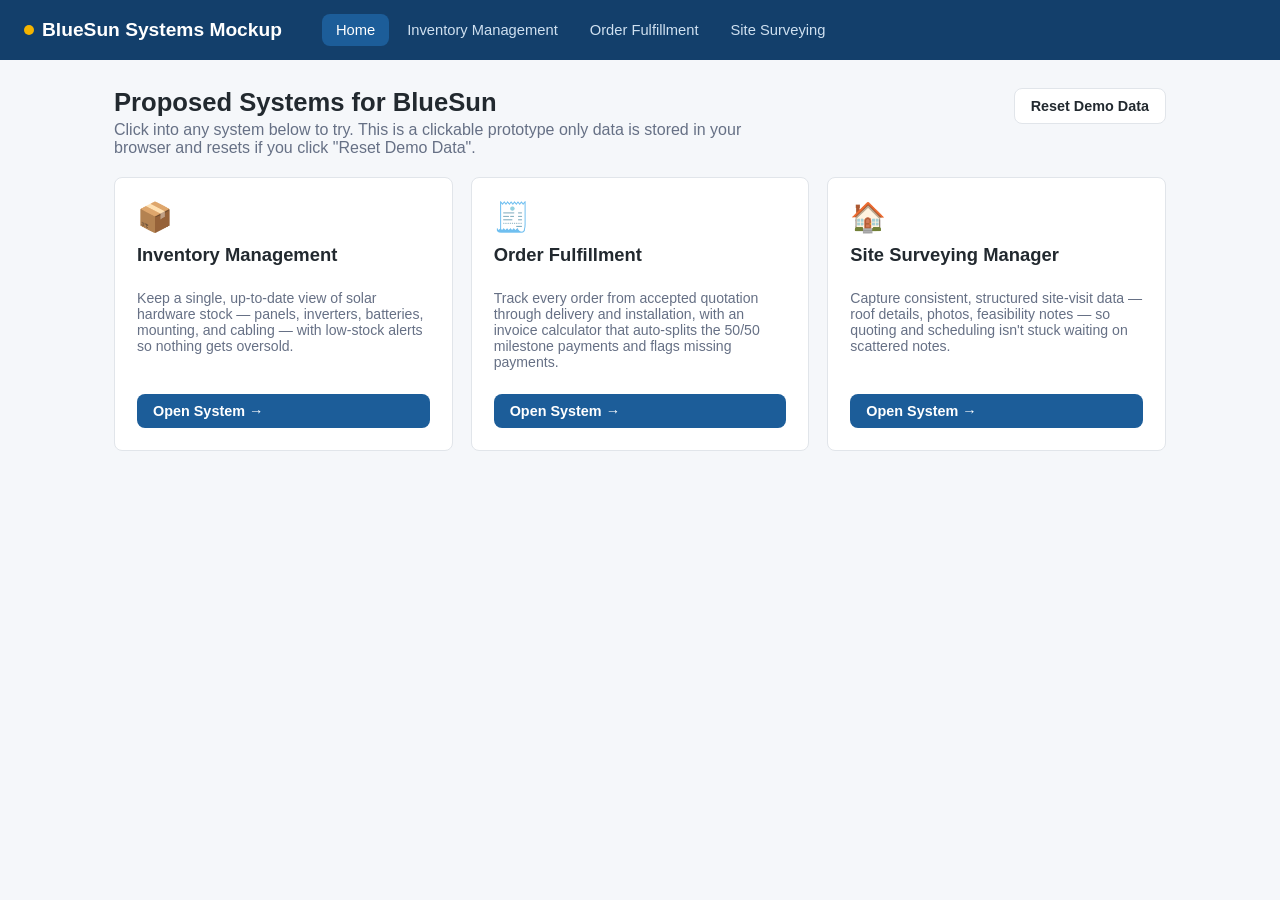
<file: index.html>
<!doctype html>
<html lang="en">
  <head>
    <meta charset="UTF-8" />
    <meta name="viewport" content="width=device-width, initial-scale=1.0" />
    <title>BlueSun Systems Mockup</title>
    <link rel="stylesheet" href="css/style.css" />
  </head>
  <body>
    <div id="topnav"></div>

    <main class="page">
      <div class="page-header">
        <div>
          <h1>Proposed Systems for BlueSun</h1>
          <p class="subtitle">
            Click into any system below to try. This is a clickable prototype
            only data is stored in your browser and resets if you click "Reset
            Demo Data".
          </p>
        </div>
        <button class="btn btn-secondary" id="resetBtn">Reset Demo Data</button>
      </div>

      <div class="system-grid">
        <a
          class="system-card"
          href="inventory.html"
          style="text-decoration: none; color: inherit"
        >
          <div class="icon">📦</div>
          <h2>Inventory Management</h2>
          <p>
            Keep a single, up-to-date view of solar hardware stock — panels,
            inverters, batteries, mounting, and cabling — with low-stock alerts
            so nothing gets oversold.
          </p>
          <span class="btn btn-primary">Open System →</span>
        </a>

        <a
          class="system-card"
          href="orders.html"
          style="text-decoration: none; color: inherit"
        >
          <div class="icon">🧾</div>
          <h2>Order Fulfillment</h2>
          <p>
            Track every order from accepted quotation through delivery and
            installation, with an invoice calculator that auto-splits the 50/50
            milestone payments and flags missing payments.
          </p>
          <span class="btn btn-primary">Open System →</span>
        </a>

        <a
          class="system-card"
          href="surveys.html"
          style="text-decoration: none; color: inherit"
        >
          <div class="icon">🏠</div>
          <h2>Site Surveying Manager</h2>
          <p>
            Capture consistent, structured site-visit data — roof details,
            photos, feasibility notes — so quoting and scheduling isn't stuck
            waiting on scattered notes.
          </p>
          <span class="btn btn-primary">Open System →</span>
        </a>
      </div>
    </main>

    <script src="js/data.js"></script>
    <script src="js/nav.js"></script>
    <script>
      renderNav("home");
      document.getElementById("resetBtn").addEventListener("click", () => {
        if (confirm("Reset all demo data back to the original sample data?")) {
          resetAllData();
          alert("Demo data reset.");
          location.reload();
        }
      });
    </script>
  </body>
</html>
</file>
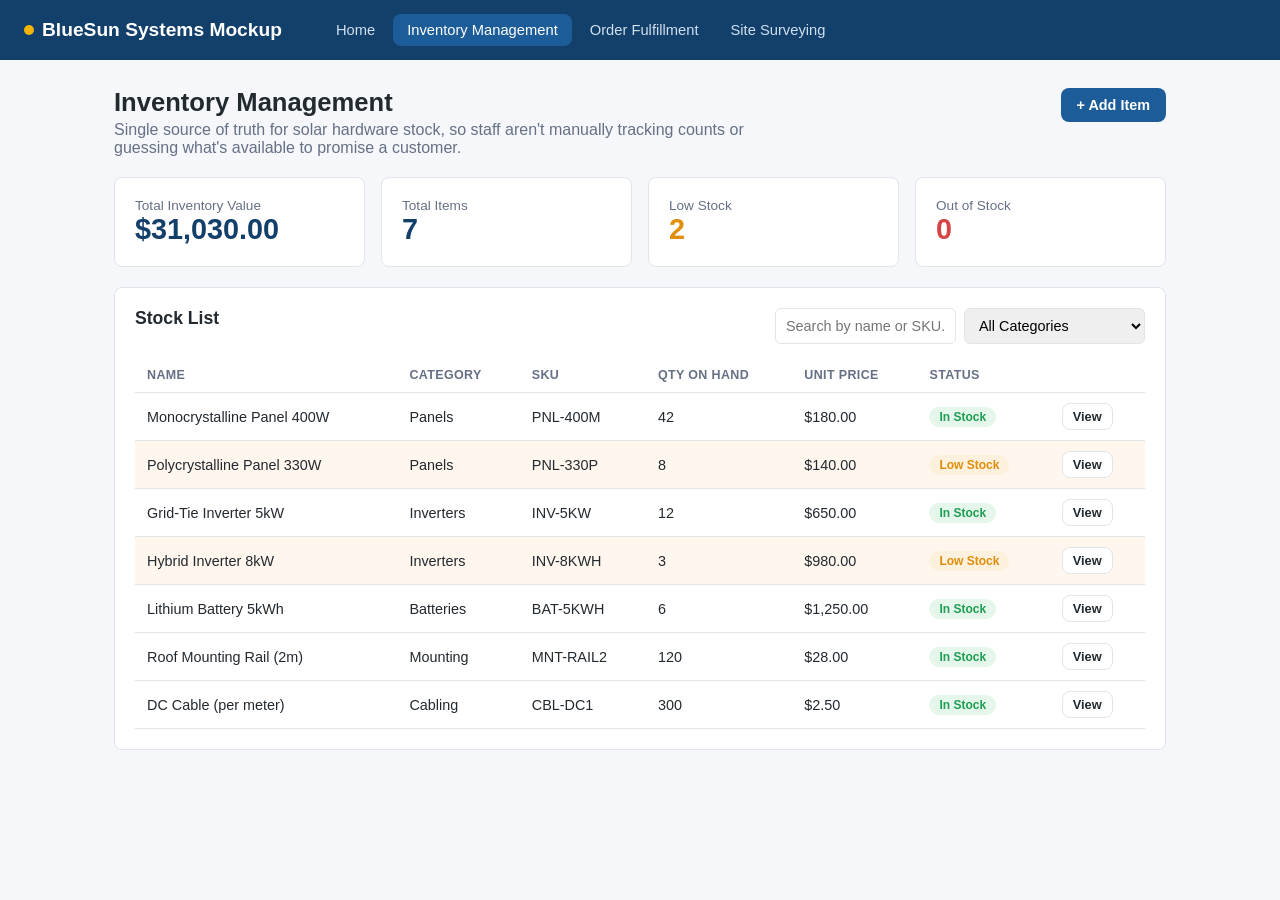
<file: inventory.html>
<!doctype html>
<html lang="en">
  <head>
    <meta charset="UTF-8" />
    <meta name="viewport" content="width=device-width, initial-scale=1.0" />
    <title>Inventory Management — BlueSun</title>
    <link rel="stylesheet" href="css/style.css" />
  </head>
  <body>
    <div id="topnav"></div>

    <main class="page">
      <div class="page-header">
        <div>
          <h1>Inventory Management</h1>
          <p class="subtitle">
            Single source of truth for solar hardware stock, so staff aren't
            manually tracking counts or guessing what's available to promise a
            customer.
          </p>
        </div>
        <button class="btn btn-primary" id="addItemBtn">+ Add Item</button>
      </div>

      <div class="card-row" id="statsRow"></div>

      <div class="card">
        <div class="page-header" style="margin-bottom: 14px">
          <h2 style="margin: 0">Stock List</h2>
          <div class="filter-bar">
            <input
              type="text"
              id="searchInput"
              placeholder="Search by name or SKU..."
            />
            <select id="categoryFilter">
              <option value="">All Categories</option>
            </select>
          </div>
        </div>
        <div class="table-scroll">
          <table class="data-table">
            <thead>
              <tr>
                <th>Name</th>
                <th>Category</th>
                <th>SKU</th>
                <th>Qty on Hand</th>
                <th>Unit Price</th>
                <th>Status</th>
                <th></th>
              </tr>
            </thead>
            <tbody id="itemsTbody"></tbody>
          </table>
        </div>
        <div class="empty-state" id="emptyState" style="display: none">
          No items match your search.
        </div>
      </div>
    </main>

    <!-- Add / Edit Item Modal -->
    <div class="modal-overlay hidden" id="itemModalOverlay">
      <div class="modal">
        <h2 id="itemModalTitle">Add Item</h2>
        <form id="itemForm">
          <input type="hidden" id="itemId" />
          <div class="form-grid">
            <div class="field span-2">
              <label for="itemName">Item Name</label>
              <input type="text" id="itemName" required />
            </div>
            <div class="field">
              <label for="itemCategory">Category</label>
              <input
                type="text"
                id="itemCategory"
                placeholder="e.g. Panels, Inverters"
                required
              />
            </div>
            <div class="field">
              <label for="itemSku">SKU</label>
              <input type="text" id="itemSku" required />
            </div>
            <div class="field">
              <label for="itemCost">Unit Cost</label>
              <input type="number" id="itemCost" min="0" step="0.01" required />
            </div>
            <div class="field">
              <label for="itemPrice">Unit Price</label>
              <input
                type="number"
                id="itemPrice"
                min="0"
                step="0.01"
                required
              />
            </div>
            <div class="field">
              <label for="itemQty">Quantity on Hand</label>
              <input type="number" id="itemQty" min="0" step="1" required />
            </div>
            <div class="field">
              <label for="itemThreshold">Reorder Threshold</label>
              <input
                type="number"
                id="itemThreshold"
                min="0"
                step="1"
                required
              />
            </div>
          </div>
          <div class="form-actions">
            <button type="submit" class="btn btn-primary">Save Item</button>
            <button type="button" class="btn btn-secondary" id="cancelItemBtn">
              Cancel
            </button>
          </div>
        </form>
      </div>
    </div>

    <!-- Item Detail / Adjust Stock Modal -->
    <div class="modal-overlay hidden" id="detailModalOverlay">
      <div class="modal">
        <div class="flex-between">
          <h2 id="detailName" class="mt-0">Item</h2>
          <button class="btn btn-secondary btn-sm" id="editItemBtn">
            Edit
          </button>
        </div>
        <p class="text-muted" id="detailMeta"></p>

        <div class="card-row" style="margin-top: 12px">
          <div class="card">
            <div class="stat-label">Qty on Hand</div>
            <div class="stat-value" id="detailQty">0</div>
          </div>
          <div class="card">
            <div class="stat-label">Unit Price</div>
            <div class="stat-value" id="detailPrice">$0</div>
          </div>
          <div class="card">
            <div class="stat-label">Reorder Threshold</div>
            <div class="stat-value" id="detailThreshold">0</div>
          </div>
        </div>

        <div class="card" style="background: #f8fafc">
          <h2>Adjust Stock</h2>
          <div class="form-grid">
            <div class="field">
              <label for="adjustQty">Quantity Change</label>
              <input
                type="number"
                id="adjustQty"
                step="1"
                placeholder="e.g. 10 or -5"
              />
            </div>
            <div class="field">
              <label for="adjustReason">Reason</label>
              <select id="adjustReason">
                <option value="Received shipment">Received shipment</option>
                <option value="Damaged/lost goods">Damaged/lost goods</option>
                <option value="Stock correction">Stock correction</option>
                <option value="Used on order">Used on order</option>
              </select>
            </div>
          </div>
          <div class="form-actions">
            <button type="button" class="btn btn-primary" id="applyAdjustBtn">
              Apply Adjustment
            </button>
          </div>
        </div>

        <h2>Recent Adjustments</h2>
        <table class="data-table">
          <thead>
            <tr>
              <th>Date</th>
              <th>Change</th>
              <th>Reason</th>
              <th>Staff</th>
            </tr>
          </thead>
          <tbody id="adjustmentsTbody"></tbody>
        </table>

        <div class="form-actions">
          <button type="button" class="btn btn-danger" id="deleteItemBtn">
            Delete Item
          </button>
          <button type="button" class="btn btn-secondary" id="closeDetailBtn">
            Close
          </button>
        </div>
      </div>
    </div>

    <script src="js/data.js"></script>
    <script src="js/nav.js"></script>
    <script>
      renderNav("inventory");

      let currentDetailId = null;

      function renderStats() {
        const items = Inventory.all();
        const totalValue = items.reduce(
          (s, i) => s + i.quantity * i.unitPrice,
          0,
        );
        const lowStockCount = items.filter(
          (i) => i.quantity <= i.reorderThreshold && i.quantity > 0,
        ).length;
        const outOfStockCount = items.filter((i) => i.quantity === 0).length;

        document.getElementById("statsRow").innerHTML = `
        <div class="card">
          <div class="stat-label">Total Inventory Value</div>
          <div class="stat-value">${formatCurrency(totalValue)}</div>
        </div>
        <div class="card">
          <div class="stat-label">Total Items</div>
          <div class="stat-value">${items.length}</div>
        </div>
        <div class="card">
          <div class="stat-label">Low Stock</div>
          <div class="stat-value" style="color: var(--orange);">${lowStockCount}</div>
        </div>
        <div class="card">
          <div class="stat-label">Out of Stock</div>
          <div class="stat-value" style="color: var(--red);">${outOfStockCount}</div>
        </div>
      `;
      }

      function statusBadge(item) {
        if (item.quantity === 0)
          return `<span class="badge badge-red">Out of Stock</span>`;
        if (item.quantity <= item.reorderThreshold)
          return `<span class="badge badge-orange">Low Stock</span>`;
        return `<span class="badge badge-green">In Stock</span>`;
      }

      function populateCategoryFilter() {
        const select = document.getElementById("categoryFilter");
        const current = select.value;
        const categories = [
          ...new Set(Inventory.all().map((i) => i.category)),
        ].sort();
        select.innerHTML =
          `<option value="">All Categories</option>` +
          categories.map((c) => `<option value="${c}">${c}</option>`).join("");
        select.value = current;
      }

      function renderTable() {
        const search = document
          .getElementById("searchInput")
          .value.trim()
          .toLowerCase();
        const category = document.getElementById("categoryFilter").value;
        let items = Inventory.all();

        if (search) {
          items = items.filter(
            (i) =>
              i.name.toLowerCase().includes(search) ||
              i.sku.toLowerCase().includes(search),
          );
        }
        if (category) {
          items = items.filter((i) => i.category === category);
        }

        const tbody = document.getElementById("itemsTbody");
        const emptyState = document.getElementById("emptyState");

        if (items.length === 0) {
          tbody.innerHTML = "";
          emptyState.style.display = "block";
          return;
        }
        emptyState.style.display = "none";

        tbody.innerHTML = items
          .map(
            (item) => `
        <tr class="${item.quantity <= item.reorderThreshold ? "row-alert" : ""}" data-id="${item.id}">
          <td>${item.name}</td>
          <td>${item.category}</td>
          <td>${item.sku}</td>
          <td>${item.quantity}</td>
          <td>${formatCurrency(item.unitPrice)}</td>
          <td>${statusBadge(item)}</td>
          <td><button class="btn btn-secondary btn-sm view-btn" data-id="${item.id}">View</button></td>
        </tr>
      `,
          )
          .join("");

        tbody.querySelectorAll("tr").forEach((row) => {
          row.addEventListener("click", (e) => {
            if (e.target.classList.contains("view-btn")) return;
            openDetail(row.dataset.id);
          });
        });
        tbody.querySelectorAll(".view-btn").forEach((btn) => {
          btn.addEventListener("click", () => openDetail(btn.dataset.id));
        });
      }

      function refreshAll() {
        renderStats();
        populateCategoryFilter();
        renderTable();
      }

      document
        .getElementById("searchInput")
        .addEventListener("input", renderTable);
      document
        .getElementById("categoryFilter")
        .addEventListener("change", renderTable);

      // ---------- Add / Edit item modal ----------

      const itemModalOverlay = document.getElementById("itemModalOverlay");
      const itemForm = document.getElementById("itemForm");

      function openItemModal(item) {
        document.getElementById("itemModalTitle").textContent = item
          ? "Edit Item"
          : "Add Item";
        document.getElementById("itemId").value = item ? item.id : "";
        document.getElementById("itemName").value = item ? item.name : "";
        document.getElementById("itemCategory").value = item
          ? item.category
          : "";
        document.getElementById("itemSku").value = item ? item.sku : "";
        document.getElementById("itemCost").value = item ? item.unitCost : "";
        document.getElementById("itemPrice").value = item ? item.unitPrice : "";
        document.getElementById("itemQty").value = item ? item.quantity : 0;
        document.getElementById("itemThreshold").value = item
          ? item.reorderThreshold
          : 5;
        itemModalOverlay.classList.remove("hidden");
      }

      document
        .getElementById("addItemBtn")
        .addEventListener("click", () => openItemModal(null));
      document
        .getElementById("cancelItemBtn")
        .addEventListener("click", () =>
          itemModalOverlay.classList.add("hidden"),
        );

      itemForm.addEventListener("submit", (e) => {
        e.preventDefault();
        const id = document.getElementById("itemId").value || genId("item");
        const existing = Inventory.get(id);
        const item = {
          id,
          name: document.getElementById("itemName").value.trim(),
          category: document.getElementById("itemCategory").value.trim(),
          sku: document.getElementById("itemSku").value.trim(),
          unitCost: Number(document.getElementById("itemCost").value),
          unitPrice: Number(document.getElementById("itemPrice").value),
          quantity: Number(document.getElementById("itemQty").value),
          reorderThreshold: Number(
            document.getElementById("itemThreshold").value,
          ),
          adjustments: existing ? existing.adjustments : [],
        };
        Inventory.save(item);
        itemModalOverlay.classList.add("hidden");
        refreshAll();
      });

      // ---------- Detail / adjust stock modal ----------

      const detailModalOverlay = document.getElementById("detailModalOverlay");

      function openDetail(id) {
        currentDetailId = id;
        renderDetail();
        detailModalOverlay.classList.remove("hidden");
      }

      function renderDetail() {
        const item = Inventory.get(currentDetailId);
        if (!item) {
          detailModalOverlay.classList.add("hidden");
          return;
        }
        document.getElementById("detailName").textContent = item.name;
        document.getElementById("detailMeta").textContent =
          `${item.category} · SKU: ${item.sku}`;
        document.getElementById("detailQty").textContent = item.quantity;
        document.getElementById("detailPrice").textContent = formatCurrency(
          item.unitPrice,
        );
        document.getElementById("detailThreshold").textContent =
          item.reorderThreshold;

        const adjustments = item.adjustments || [];
        const tbody = document.getElementById("adjustmentsTbody");
        tbody.innerHTML = adjustments.length
          ? adjustments
              .map(
                (a) => `
          <tr>
            <td>${formatDate(a.date)}</td>
            <td style="color: ${a.delta >= 0 ? "var(--green)" : "var(--red)"};">${a.delta >= 0 ? "+" : ""}${a.delta}</td>
            <td>${a.reason}</td>
            <td>${a.staff}</td>
          </tr>
        `,
              )
              .join("")
          : `<tr><td colspan="4" class="text-muted">No adjustments recorded yet.</td></tr>`;
      }

      document
        .getElementById("closeDetailBtn")
        .addEventListener("click", () =>
          detailModalOverlay.classList.add("hidden"),
        );

      document.getElementById("editItemBtn").addEventListener("click", () => {
        const item = Inventory.get(currentDetailId);
        detailModalOverlay.classList.add("hidden");
        openItemModal(item);
      });

      document.getElementById("deleteItemBtn").addEventListener("click", () => {
        const item = Inventory.get(currentDetailId);
        if (!item) return;
        if (confirm(`Delete "${item.name}" from inventory?`)) {
          Inventory.remove(item.id);
          detailModalOverlay.classList.add("hidden");
          refreshAll();
        }
      });

      document
        .getElementById("applyAdjustBtn")
        .addEventListener("click", () => {
          const delta = Number(document.getElementById("adjustQty").value);
          const reason = document.getElementById("adjustReason").value;
          if (!delta) {
            alert("Enter a non-zero quantity change.");
            return;
          }
          Inventory.adjustStock(currentDetailId, delta, reason, "Demo User");
          document.getElementById("adjustQty").value = "";
          renderDetail();
          refreshAll();
        });

      refreshAll();
    </script>
  </body>
</html>
</file>
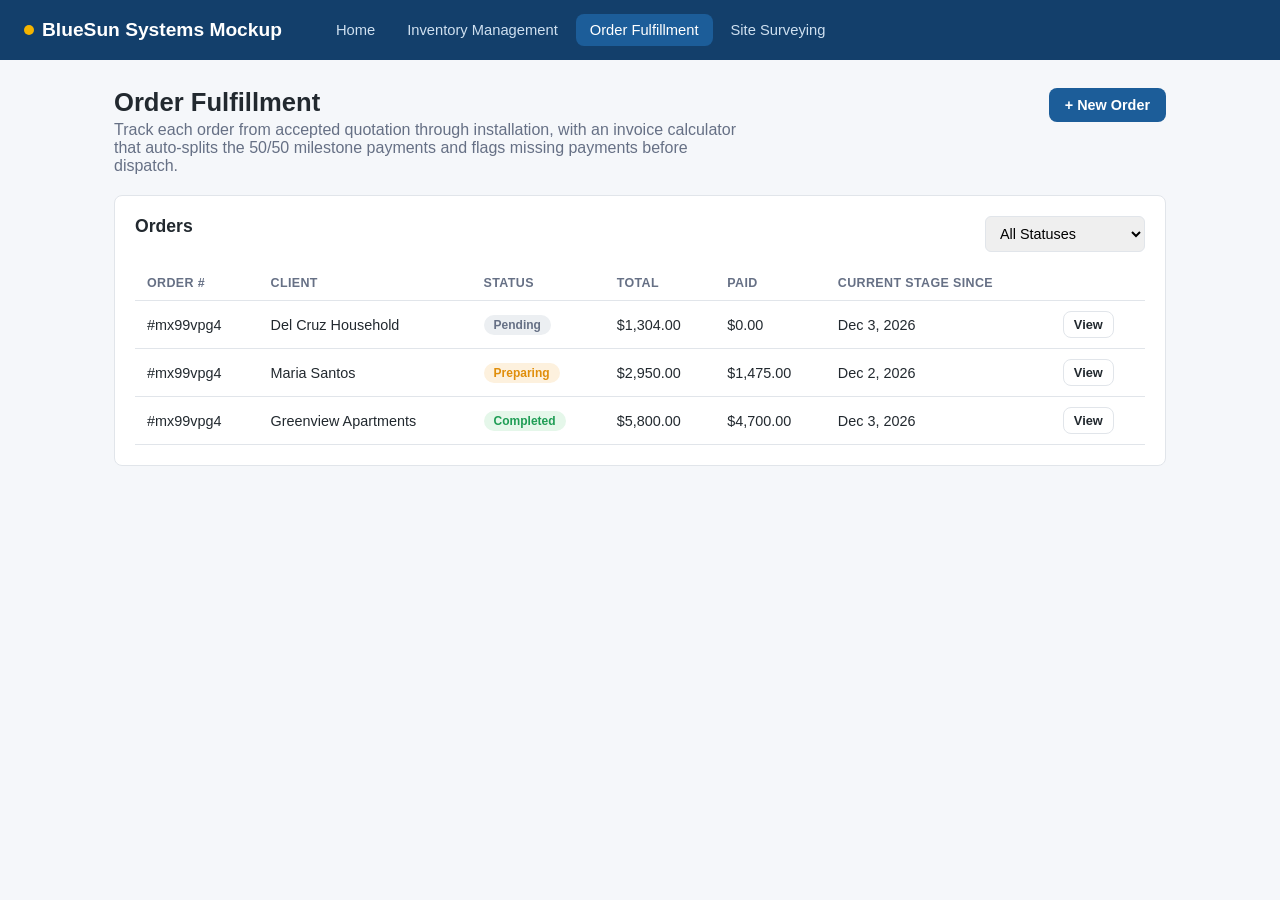
<file: orders.html>
<!doctype html>
<html lang="en">
  <head>
    <meta charset="UTF-8" />
    <meta name="viewport" content="width=device-width, initial-scale=1.0" />
    <title>Order Fulfillment — BlueSun</title>
    <link rel="stylesheet" href="css/style.css" />
  </head>
  <body>
    <div id="topnav"></div>

    <main class="page">
      <div class="page-header">
        <div>
          <h1>Order Fulfillment</h1>
          <p class="subtitle">
            Track each order from accepted quotation through installation, with
            an invoice calculator that auto-splits the 50/50 milestone payments
            and flags missing payments before dispatch.
          </p>
        </div>
        <button class="btn btn-primary" id="newOrderBtn">+ New Order</button>
      </div>

      <div class="card">
        <div class="page-header" style="margin-bottom: 14px">
          <h2 style="margin: 0">Orders</h2>
          <div class="filter-bar">
            <select id="statusFilter">
              <option value="">All Statuses</option>
            </select>
          </div>
        </div>
        <div class="table-scroll">
          <table class="data-table">
            <thead>
              <tr>
                <th>Order #</th>
                <th>Client</th>
                <th>Status</th>
                <th>Total</th>
                <th>Paid</th>
                <th>Current Stage Since</th>
                <th></th>
              </tr>
            </thead>
            <tbody id="ordersTbody"></tbody>
          </table>
        </div>
        <div class="empty-state" id="emptyState" style="display: none">
          No orders match this filter.
        </div>
      </div>
    </main>

    <!-- New Order Modal -->
    <div class="modal-overlay hidden" id="newOrderOverlay">
      <div class="modal" style="max-width: 640px">
        <h2>New Order</h2>
        <form id="newOrderForm">
          <div class="form-grid">
            <div class="field span-2">
              <label for="clientName">Client Name</label>
              <input type="text" id="clientName" required />
            </div>
            <div class="field span-2">
              <label for="clientAddress">Site Address</label>
              <input type="text" id="clientAddress" required />
            </div>
          </div>

          <h2 style="margin-top: 18px">Line Items</h2>
          <div id="lineItemsContainer"></div>
          <button
            type="button"
            class="btn btn-secondary btn-sm"
            id="addLineItemBtn"
            style="margin-top: 8px"
          >
            + Add Line Item
          </button>

          <h2 style="margin-top: 18px">Add-ons / Extra Charges</h2>
          <div id="addonsContainer"></div>
          <button
            type="button"
            class="btn btn-secondary btn-sm"
            id="addAddonBtn"
            style="margin-top: 8px"
          >
            + Add Charge
          </button>

          <div class="card" style="background: #f8fafc; margin-top: 18px">
            <div class="flex-between">
              <span>Total Project Cost</span
              ><strong id="newOrderTotal">$0.00</strong>
            </div>
            <div class="flex-between text-muted">
              <span>50% Down Payment</span><span id="newOrderDown">$0.00</span>
            </div>
            <div class="flex-between text-muted">
              <span>50% Completion Payment</span
              ><span id="newOrderCompletion">$0.00</span>
            </div>
          </div>

          <div class="form-actions">
            <button type="submit" class="btn btn-primary">Create Order</button>
            <button
              type="button"
              class="btn btn-secondary"
              id="cancelNewOrderBtn"
            >
              Cancel
            </button>
          </div>
        </form>
      </div>
    </div>

    <!-- Order Detail Modal -->
    <div class="modal-overlay hidden" id="detailOverlay">
      <div class="modal" style="max-width: 700px">
        <div class="flex-between">
          <h2 class="mt-0" id="detailClientName">Client</h2>
          <button class="btn btn-secondary btn-sm" id="closeDetailBtn">
            Close
          </button>
        </div>
        <p class="text-muted" id="detailAddress"></p>

        <div class="stepper" id="stepper"></div>

        <div id="alertArea"></div>

        <div class="card-row">
          <div class="card">
            <div class="stat-label">Total Project Cost</div>
            <div class="stat-value" id="detailTotal">$0.00</div>
          </div>
          <div class="card">
            <div class="stat-label">Amount Paid</div>
            <div class="stat-value" id="detailPaid">$0.00</div>
          </div>
          <div class="card">
            <div class="stat-label">Amount Outstanding</div>
            <div class="stat-value" id="detailOutstanding">$0.00</div>
          </div>
        </div>

        <h2>Line Items</h2>
        <div class="table-scroll">
          <table class="data-table">
            <thead>
              <tr>
                <th>Item</th>
                <th>Qty</th>
                <th>Unit Price</th>
                <th>Subtotal</th>
              </tr>
            </thead>
            <tbody id="detailLineItemsTbody"></tbody>
          </table>
        </div>

        <h2>Add-ons</h2>
        <div class="table-scroll">
          <table class="data-table">
            <thead>
              <tr>
                <th>Description</th>
                <th>Amount</th>
              </tr>
            </thead>
            <tbody id="detailAddonsTbody"></tbody>
          </table>
        </div>

        <h2>Payments</h2>
        <div class="table-scroll">
          <table class="data-table" style="margin-bottom: 10px">
            <thead>
              <tr>
                <th>Milestone</th>
                <th>Amount</th>
                <th>Method</th>
                <th>Date</th>
              </tr>
            </thead>
            <tbody id="detailPaymentsTbody"></tbody>
          </table>
        </div>

        <div class="card" style="background: #f8fafc" id="paymentFormCard">
          <h2>Record a Payment</h2>
          <div class="form-grid">
            <div class="field">
              <label for="paymentMilestone">Milestone</label>
              <select id="paymentMilestone">
                <option value="down">Down Payment (50%)</option>
                <option value="completion">Completion Payment (50%)</option>
              </select>
            </div>
            <div class="field">
              <label for="paymentMethod">Method</label>
              <select id="paymentMethod">
                <option value="cash">Cash</option>
                <option value="bank_transfer">Bank Transfer</option>
              </select>
            </div>
          </div>
          <div class="form-actions">
            <button type="button" class="btn btn-primary" id="recordPaymentBtn">
              Record Payment
            </button>
          </div>
        </div>

        <div class="form-actions">
          <button type="button" class="btn btn-primary" id="advanceStatusBtn">
            Advance to Next Stage →
          </button>
          <button type="button" class="btn btn-danger" id="deleteOrderBtn">
            Delete Order
          </button>
        </div>
      </div>
    </div>

    <script src="js/data.js"></script>
    <script src="js/nav.js"></script>
    <script>
      renderNav("orders");

      let currentOrderId = null;
      const inventoryItems = Inventory.all();

      function statusBadgeClass(statusKey) {
        switch (statusKey) {
          case "pending":
            return "badge-gray";
          case "preparing":
            return "badge-orange";
          case "out_for_delivery":
            return "badge-blue";
          case "installation":
            return "badge-blue";
          case "completed":
            return "badge-green";
          default:
            return "badge-gray";
        }
      }

      function statusLabel(key) {
        const s = ORDER_STATUSES.find((s) => s.key === key);
        return s ? s.label : key;
      }

      function populateStatusFilter() {
        const select = document.getElementById("statusFilter");
        const current = select.value;
        select.innerHTML =
          `<option value="">All Statuses</option>` +
          ORDER_STATUSES.map(
            (s) => `<option value="${s.key}">${s.label}</option>`,
          ).join("");
        select.value = current;
      }

      function renderOrdersTable() {
        const filter = document.getElementById("statusFilter").value;
        let orders = Orders.all().sort(
          (a, b) => new Date(b.createdAt) - new Date(a.createdAt),
        );
        if (filter) orders = orders.filter((o) => o.status === filter);

        const tbody = document.getElementById("ordersTbody");
        const emptyState = document.getElementById("emptyState");

        if (orders.length === 0) {
          tbody.innerHTML = "";
          emptyState.style.display = "block";
          return;
        }
        emptyState.style.display = "none";

        tbody.innerHTML = orders
          .map((order) => {
            const total = Orders.computeTotal(order);
            const paid = Orders.amountPaid(order);
            const shortId = order.id.split("-")[1] || order.id;
            return `
            <tr data-id="${order.id}">
              <td>#${shortId}</td>
              <td>${order.clientName}</td>
              <td><span class="badge ${statusBadgeClass(order.status)}">${statusLabel(order.status)}</span></td>
              <td>${formatCurrency(total)}</td>
              <td>${formatCurrency(paid)}</td>
              <td>${formatDate(order.statusChangedAt)}</td>
              <td><button class="btn btn-secondary btn-sm view-btn" data-id="${order.id}">View</button></td>
            </tr>
          `;
          })
          .join("");

        tbody.querySelectorAll("tr").forEach((row) => {
          row.addEventListener("click", (e) => {
            if (e.target.classList.contains("view-btn")) return;
            openDetail(row.dataset.id);
          });
        });
        tbody.querySelectorAll(".view-btn").forEach((btn) => {
          btn.addEventListener("click", () => openDetail(btn.dataset.id));
        });
      }

      document
        .getElementById("statusFilter")
        .addEventListener("change", renderOrdersTable);

      function refreshAll() {
        populateStatusFilter();
        renderOrdersTable();
      }

      // ---------- New Order modal ----------

      const newOrderOverlay = document.getElementById("newOrderOverlay");
      let lineItemRows = [];
      let addonRows = [];

      function itemOptionsHtml(selectedId) {
        return (
          `<option value="">Select item...</option>` +
          inventoryItems
            .map(
              (i) =>
                `<option value="${i.id}" ${i.id === selectedId ? "selected" : ""}>${i.name} (${formatCurrency(i.unitPrice)})</option>`,
            )
            .join("")
        );
      }

      function renderLineItemRows() {
        const container = document.getElementById("lineItemsContainer");
        container.innerHTML = lineItemRows
          .map(
            (row, idx) => `
        <div class="row-with-remove">
          <div class="field">
            <label>Item</label>
            <select data-idx="${idx}" class="line-item-select">${itemOptionsHtml(row.itemId)}</select>
          </div>
          <div class="field">
            <label>Qty</label>
            <input type="number" min="1" value="${row.qty}" data-idx="${idx}" class="line-item-qty" />
          </div>
          <button type="button" class="btn btn-danger btn-sm remove-line-item" data-idx="${idx}">Remove</button>
        </div>
      `,
          )
          .join("");

        container.querySelectorAll(".line-item-select").forEach((el) =>
          el.addEventListener("change", (e) => {
            lineItemRows[e.target.dataset.idx].itemId = e.target.value;
            recalcNewOrderTotals();
          }),
        );
        container.querySelectorAll(".line-item-qty").forEach((el) =>
          el.addEventListener("input", (e) => {
            lineItemRows[e.target.dataset.idx].qty =
              Number(e.target.value) || 1;
            recalcNewOrderTotals();
          }),
        );
        container.querySelectorAll(".remove-line-item").forEach((el) =>
          el.addEventListener("click", (e) => {
            lineItemRows.splice(Number(e.target.dataset.idx), 1);
            renderLineItemRows();
            recalcNewOrderTotals();
          }),
        );
      }

      function renderAddonRows() {
        const container = document.getElementById("addonsContainer");
        container.innerHTML = addonRows
          .map(
            (row, idx) => `
        <div class="row-with-remove">
          <div class="field">
            <label>Description</label>
            <input type="text" value="${row.description}" data-idx="${idx}" class="addon-desc" placeholder="e.g. Installation labor" />
          </div>
          <div class="field">
            <label>Amount</label>
            <input type="number" min="0" step="0.01" value="${row.amount}" data-idx="${idx}" class="addon-amount" />
          </div>
          <button type="button" class="btn btn-danger btn-sm remove-addon" data-idx="${idx}">Remove</button>
        </div>
      `,
          )
          .join("");

        container.querySelectorAll(".addon-desc").forEach((el) =>
          el.addEventListener("input", (e) => {
            addonRows[e.target.dataset.idx].description = e.target.value;
          }),
        );
        container.querySelectorAll(".addon-amount").forEach((el) =>
          el.addEventListener("input", (e) => {
            addonRows[e.target.dataset.idx].amount =
              Number(e.target.value) || 0;
            recalcNewOrderTotals();
          }),
        );
        container.querySelectorAll(".remove-addon").forEach((el) =>
          el.addEventListener("click", (e) => {
            addonRows.splice(Number(e.target.dataset.idx), 1);
            renderAddonRows();
            recalcNewOrderTotals();
          }),
        );
      }

      function recalcNewOrderTotals() {
        const lineTotal = lineItemRows.reduce((sum, row) => {
          const item = inventoryItems.find((i) => i.id === row.itemId);
          return sum + (item ? item.unitPrice * row.qty : 0);
        }, 0);
        const addonTotal = addonRows.reduce(
          (sum, row) => sum + Number(row.amount || 0),
          0,
        );
        const total = lineTotal + addonTotal;
        document.getElementById("newOrderTotal").textContent =
          formatCurrency(total);
        document.getElementById("newOrderDown").textContent = formatCurrency(
          total / 2,
        );
        document.getElementById("newOrderCompletion").textContent =
          formatCurrency(total / 2);
      }

      document.getElementById("newOrderBtn").addEventListener("click", () => {
        document.getElementById("newOrderForm").reset();
        lineItemRows = [{ itemId: "", qty: 1 }];
        addonRows = [];
        renderLineItemRows();
        renderAddonRows();
        recalcNewOrderTotals();
        newOrderOverlay.classList.remove("hidden");
      });

      document
        .getElementById("cancelNewOrderBtn")
        .addEventListener("click", () =>
          newOrderOverlay.classList.add("hidden"),
        );
      document
        .getElementById("addLineItemBtn")
        .addEventListener("click", () => {
          lineItemRows.push({ itemId: "", qty: 1 });
          renderLineItemRows();
        });
      document.getElementById("addAddonBtn").addEventListener("click", () => {
        addonRows.push({ description: "", amount: 0 });
        renderAddonRows();
      });

      document
        .getElementById("newOrderForm")
        .addEventListener("submit", (e) => {
          e.preventDefault();
          const validLineItems = lineItemRows.filter((r) => r.itemId);
          if (validLineItems.length === 0) {
            alert(
              "Add at least one line item with an inventory item selected.",
            );
            return;
          }
          const order = {
            id: genId("order"),
            clientName: document.getElementById("clientName").value.trim(),
            address: document.getElementById("clientAddress").value.trim(),
            status: "pending",
            createdAt: new Date().toISOString(),
            statusChangedAt: new Date().toISOString(),
            statusHistory: [
              { status: "pending", date: new Date().toISOString() },
            ],
            lineItems: validLineItems.map((r) => {
              const item = inventoryItems.find((i) => i.id === r.itemId);
              return {
                itemId: item.id,
                name: item.name,
                qty: r.qty,
                unitPrice: item.unitPrice,
              };
            }),
            addons: addonRows.filter((a) => a.description && a.amount > 0),
            payments: [],
          };
          Orders.save(order);
          newOrderOverlay.classList.add("hidden");
          refreshAll();
        });

      // ---------- Order detail modal ----------

      const detailOverlay = document.getElementById("detailOverlay");

      function openDetail(id) {
        currentOrderId = id;
        renderDetail();
        detailOverlay.classList.remove("hidden");
      }

      function renderStepper(order) {
        const currentIdx = Orders.statusIndex(order);
        const stepper = document.getElementById("stepper");
        stepper.innerHTML = ORDER_STATUSES.map((s, idx) => {
          let cls = "step";
          if (idx < currentIdx) cls += " done";
          if (idx === currentIdx) cls += " current";
          return `
          <div class="${cls}">
            <div class="circle">${idx < currentIdx ? "✓" : idx + 1}</div>
            <div class="label">${s.label}</div>
          </div>
        `;
        }).join("");
      }

      function renderDetail() {
        const order = Orders.get(currentOrderId);
        if (!order) {
          detailOverlay.classList.add("hidden");
          return;
        }

        document.getElementById("detailClientName").textContent =
          order.clientName;
        document.getElementById("detailAddress").textContent = order.address;
        renderStepper(order);

        const total = Orders.computeTotal(order);
        const paid = Orders.amountPaid(order);
        document.getElementById("detailTotal").textContent =
          formatCurrency(total);
        document.getElementById("detailPaid").textContent =
          formatCurrency(paid);
        document.getElementById("detailOutstanding").textContent =
          formatCurrency(total - paid);

        document.getElementById("detailLineItemsTbody").innerHTML =
          order.lineItems
            .map(
              (li) => `
        <tr><td>${li.name}</td><td>${li.qty}</td><td>${formatCurrency(li.unitPrice)}</td><td>${formatCurrency(li.qty * li.unitPrice)}</td></tr>
      `,
            )
            .join("") ||
          `<tr><td colspan="4" class="text-muted">No line items.</td></tr>`;

        document.getElementById("detailAddonsTbody").innerHTML =
          (order.addons || [])
            .map(
              (a) =>
                `<tr><td>${a.description}</td><td>${formatCurrency(a.amount)}</td></tr>`,
            )
            .join("") ||
          `<tr><td colspan="2" class="text-muted">No add-ons.</td></tr>`;

        document.getElementById("detailPaymentsTbody").innerHTML =
          (order.payments || [])
            .map(
              (p) => `
        <tr>
          <td>${p.milestone === "down" ? "Down Payment (50%)" : "Completion Payment (50%)"}</td>
          <td>${formatCurrency(p.amount)}</td>
          <td>${p.method === "cash" ? "Cash" : "Bank Transfer"}</td>
          <td>${formatDate(p.date)}</td>
        </tr>
      `,
            )
            .join("") ||
          `<tr><td colspan="4" class="text-muted">No payments recorded yet.</td></tr>`;

        // Alerts: payment validation warning
        const alertArea = document.getElementById("alertArea");
        const downConfirmed = Orders.isDownPaymentConfirmed(order);
        const completionConfirmed = Orders.isCompletionPaymentConfirmed(order);
        let alertsHtml = "";
        if (
          (order.status === "preparing" ||
            Orders.statusIndex(order) >
              ORDER_STATUSES.findIndex((s) => s.key === "preparing")) &&
          !downConfirmed
        ) {
          alertsHtml += `<div class="alert alert-warning">⚠ Down payment (50%) is not confirmed for this order. Dispatch should be held until payment is recorded.</div>`;
        }
        if (order.status === "completed" && !completionConfirmed) {
          alertsHtml += `<div class="alert alert-warning">⚠ Completion payment (50%) is not confirmed even though the order is marked Completed.</div>`;
        }
        alertArea.innerHTML = alertsHtml;

        // Advance button state
        const advanceBtn = document.getElementById("advanceStatusBtn");
        const check = Orders.canAdvance(order);
        if (order.status === "completed") {
          advanceBtn.textContent = "Order Completed";
          advanceBtn.disabled = true;
        } else {
          const nextStatus = ORDER_STATUSES[Orders.statusIndex(order) + 1];
          advanceBtn.textContent = `Advance to "${nextStatus.label}" →`;
          advanceBtn.disabled = !check.ok;
          advanceBtn.title = check.ok ? "" : check.reason;
        }

        // suggested payment amount
        document.getElementById("paymentMilestone").value = downConfirmed
          ? "completion"
          : "down";
      }

      document
        .getElementById("closeDetailBtn")
        .addEventListener("click", () => detailOverlay.classList.add("hidden"));

      document
        .getElementById("advanceStatusBtn")
        .addEventListener("click", () => {
          const order = Orders.get(currentOrderId);
          const result = Orders.advance(order);
          if (!result.ok) {
            alert(result.reason);
            return;
          }
          renderDetail();
          refreshAll();
        });

      document
        .getElementById("recordPaymentBtn")
        .addEventListener("click", () => {
          const order = Orders.get(currentOrderId);
          const milestone = document.getElementById("paymentMilestone").value;
          const method = document.getElementById("paymentMethod").value;
          const amount =
            milestone === "down"
              ? Orders.downPaymentDue(order)
              : Orders.completionPaymentDue(order);

          const alreadyRecorded = (order.payments || []).some(
            (p) => p.milestone === milestone,
          );
          if (alreadyRecorded) {
            alert(
              `${milestone === "down" ? "Down" : "Completion"} payment has already been recorded for this order.`,
            );
            return;
          }

          order.payments = order.payments || [];
          order.payments.push({
            milestone,
            amount,
            method,
            date: new Date().toISOString(),
          });
          Orders.save(order);
          renderDetail();
          refreshAll();
        });

      document
        .getElementById("deleteOrderBtn")
        .addEventListener("click", () => {
          const order = Orders.get(currentOrderId);
          if (!order) return;
          if (confirm(`Delete order for "${order.clientName}"?`)) {
            Orders.remove(order.id);
            detailOverlay.classList.add("hidden");
            refreshAll();
          }
        });

      refreshAll();
    </script>
  </body>
</html>
</file>
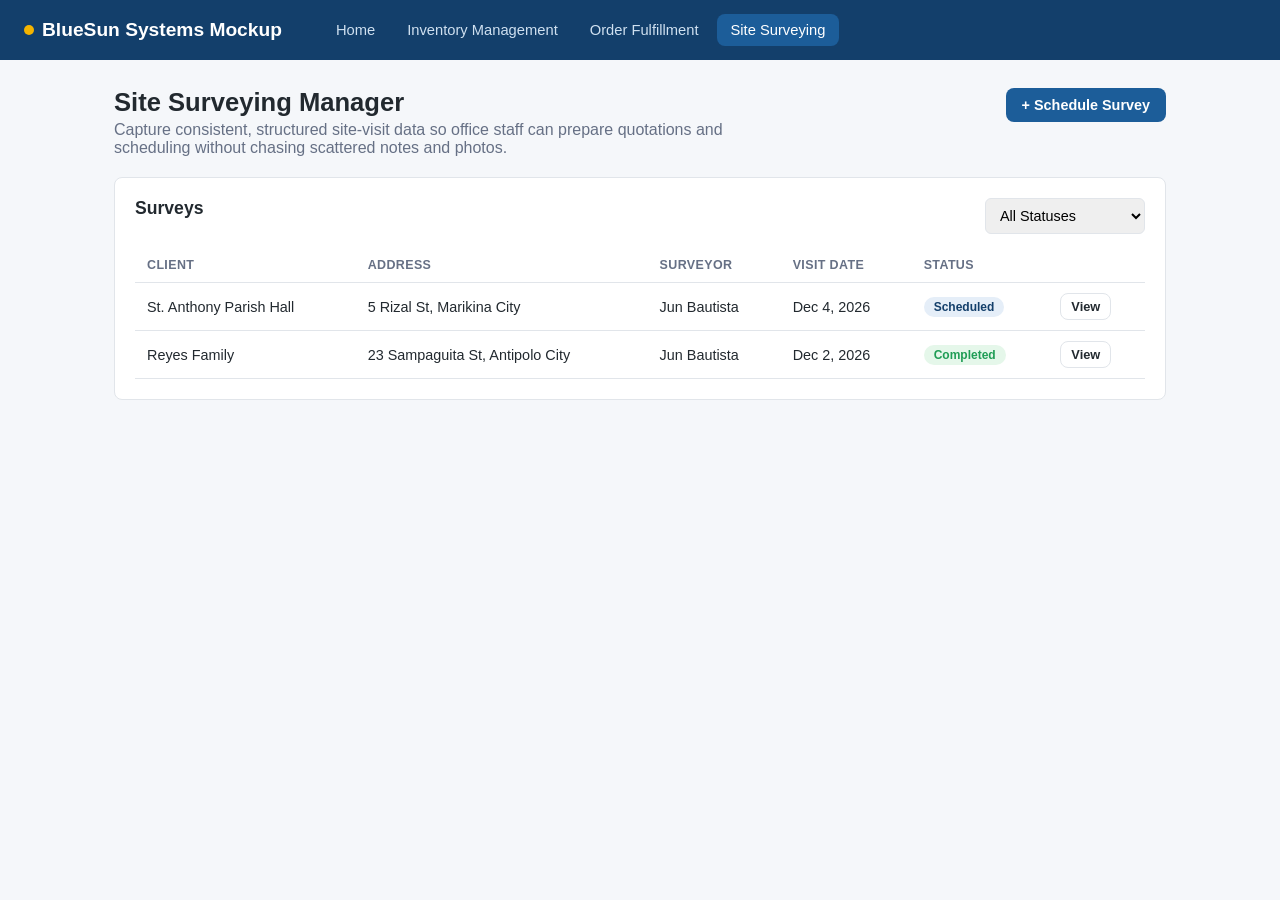
<file: surveys.html>
<!doctype html>
<html lang="en">
  <head>
    <meta charset="UTF-8" />
    <meta name="viewport" content="width=device-width, initial-scale=1.0" />
    <title>Site Surveying Manager — BlueSun</title>
    <link rel="stylesheet" href="css/style.css" />
  </head>
  <body>
    <div id="topnav"></div>

    <main class="page">
      <div class="page-header">
        <div>
          <h1>Site Surveying Manager</h1>
          <p class="subtitle">
            Capture consistent, structured site-visit data so office staff can
            prepare quotations and scheduling without chasing scattered notes
            and photos.
          </p>
        </div>
        <button class="btn btn-primary" id="newSurveyBtn">
          + Schedule Survey
        </button>
      </div>

      <div class="card">
        <div class="page-header" style="margin-bottom: 14px">
          <h2 style="margin: 0">Surveys</h2>
          <div class="filter-bar">
            <select id="statusFilter">
              <option value="">All Statuses</option>
              <option value="scheduled">Scheduled</option>
              <option value="completed">Completed</option>
              <option value="needs_followup">Needs Follow-up</option>
            </select>
          </div>
        </div>
        <div class="table-scroll">
          <table class="data-table">
            <thead>
              <tr>
                <th>Client</th>
                <th>Address</th>
                <th>Surveyor</th>
                <th>Visit Date</th>
                <th>Status</th>
                <th></th>
              </tr>
            </thead>
            <tbody id="surveysTbody"></tbody>
          </table>
        </div>
        <div class="empty-state" id="emptyState" style="display: none">
          No surveys match this filter.
        </div>
      </div>
    </main>

    <!-- New Survey Modal -->
    <div class="modal-overlay hidden" id="newSurveyOverlay">
      <div class="modal">
        <h2>Schedule Survey</h2>
        <form id="newSurveyForm">
          <div class="form-grid">
            <div class="field span-2">
              <label for="nsClientName">Client Name</label>
              <input type="text" id="nsClientName" required />
            </div>
            <div class="field span-2">
              <label for="nsAddress">Address</label>
              <input type="text" id="nsAddress" required />
            </div>
            <div class="field">
              <label for="nsSurveyor">Assigned Surveyor</label>
              <input type="text" id="nsSurveyor" required />
            </div>
            <div class="field">
              <label for="nsVisitDate">Visit Date</label>
              <input type="date" id="nsVisitDate" required />
            </div>
          </div>
          <div class="form-actions">
            <button type="submit" class="btn btn-primary">
              Schedule Survey
            </button>
            <button
              type="button"
              class="btn btn-secondary"
              id="cancelNewSurveyBtn"
            >
              Cancel
            </button>
          </div>
        </form>
      </div>
    </div>

    <!-- Survey Detail Modal -->
    <div class="modal-overlay hidden" id="detailOverlay">
      <div class="modal" style="max-width: 680px">
        <div class="flex-between">
          <h2 class="mt-0" id="detailClientName">Client</h2>
          <button class="btn btn-secondary btn-sm" id="closeDetailBtn">
            Close
          </button>
        </div>
        <p class="text-muted" id="detailMeta"></p>

        <form id="detailForm">
          <div class="form-grid">
            <div class="field">
              <label for="dRoofType">Roof Type / Material</label>
              <input
                type="text"
                id="dRoofType"
                placeholder="e.g. Concrete flat roof"
              />
            </div>
            <div class="field">
              <label for="dOrientation">Roof Orientation</label>
              <input
                type="text"
                id="dOrientation"
                placeholder="e.g. South-facing"
              />
            </div>
            <div class="field">
              <label for="dUsableArea">Usable Roof Area</label>
              <input type="text" id="dUsableArea" placeholder="e.g. 45 sqm" />
            </div>
            <div class="field">
              <label for="dPanelCount">Estimated Panel Count</label>
              <input type="number" id="dPanelCount" min="0" />
            </div>
            <div class="field span-2">
              <label for="dShading">Shading Obstructions</label>
              <textarea
                id="dShading"
                placeholder="e.g. Minor shading from a tree on the west side"
              ></textarea>
            </div>
            <div class="field span-2">
              <label for="dElectrical">Existing Electrical Setup Notes</label>
              <textarea
                id="dElectrical"
                placeholder="e.g. Existing 100A panel, spare breaker slots"
              ></textarea>
            </div>
            <div class="field span-2">
              <label>Special Requirements</label>
              <div class="checkbox-list">
                <label
                  ><input
                    type="checkbox"
                    value="extra_mounting"
                    class="special-req"
                  />
                  Extra mounting hardware</label
                >
                <label
                  ><input
                    type="checkbox"
                    value="crane_access"
                    class="special-req"
                  />
                  Crane access needed</label
                >
                <label
                  ><input
                    type="checkbox"
                    value="permit_concerns"
                    class="special-req"
                  />
                  Permit concerns</label
                >
                <label
                  ><input
                    type="checkbox"
                    value="electrical_upgrade"
                    class="special-req"
                  />
                  Electrical upgrade needed</label
                >
              </div>
            </div>
            <div class="field span-2">
              <label for="dFeasibility">Feasibility Notes</label>
              <textarea
                id="dFeasibility"
                placeholder="Overall assessment of whether/how the install can proceed"
              ></textarea>
            </div>
            <div class="field">
              <label for="dStatus">Survey Status</label>
              <select id="dStatus">
                <option value="scheduled">Scheduled</option>
                <option value="completed">Completed</option>
                <option value="needs_followup">Needs Follow-up</option>
              </select>
            </div>
          </div>

          <h2 style="margin-top: 16px">Site Photos</h2>
          <p class="text-muted" style="margin-top: -6px; font-size: 0.85rem">
            Mockup only — photos are shown as labeled placeholders, no real file
            upload.
          </p>
          <div
            id="photosGrid"
            style="
              display: flex;
              flex-wrap: wrap;
              gap: 10px;
              margin-bottom: 10px;
            "
          ></div>
          <button
            type="button"
            class="btn btn-secondary btn-sm"
            id="addPhotoBtn"
          >
            + Add Photo Placeholder
          </button>

          <div class="form-actions">
            <button type="submit" class="btn btn-primary">Save Survey</button>
            <button type="button" class="btn btn-danger" id="deleteSurveyBtn">
              Delete Survey
            </button>
          </div>
        </form>
      </div>
    </div>

    <script src="js/data.js"></script>
    <script src="js/nav.js"></script>
    <script>
      renderNav("surveys");

      let currentSurveyId = null;
      let currentPhotos = [];

      function statusBadgeClass(status) {
        switch (status) {
          case "scheduled":
            return "badge-blue";
          case "completed":
            return "badge-green";
          case "needs_followup":
            return "badge-orange";
          default:
            return "badge-gray";
        }
      }

      function statusLabel(status) {
        switch (status) {
          case "scheduled":
            return "Scheduled";
          case "completed":
            return "Completed";
          case "needs_followup":
            return "Needs Follow-up";
          default:
            return status;
        }
      }

      function renderSurveysTable() {
        const filter = document.getElementById("statusFilter").value;
        let surveys = Surveys.all().sort(
          (a, b) => new Date(b.visitDate) - new Date(a.visitDate),
        );
        if (filter) surveys = surveys.filter((s) => s.status === filter);

        const tbody = document.getElementById("surveysTbody");
        const emptyState = document.getElementById("emptyState");

        if (surveys.length === 0) {
          tbody.innerHTML = "";
          emptyState.style.display = "block";
          return;
        }
        emptyState.style.display = "none";

        tbody.innerHTML = surveys
          .map(
            (s) => `
        <tr data-id="${s.id}">
          <td>${s.clientName}</td>
          <td>${s.address}</td>
          <td>${s.surveyor}</td>
          <td>${formatDate(s.visitDate)}</td>
          <td><span class="badge ${statusBadgeClass(s.status)}">${statusLabel(s.status)}</span></td>
          <td><button class="btn btn-secondary btn-sm view-btn" data-id="${s.id}">View</button></td>
        </tr>
      `,
          )
          .join("");

        tbody.querySelectorAll("tr").forEach((row) => {
          row.addEventListener("click", (e) => {
            if (e.target.classList.contains("view-btn")) return;
            openDetail(row.dataset.id);
          });
        });
        tbody.querySelectorAll(".view-btn").forEach((btn) => {
          btn.addEventListener("click", () => openDetail(btn.dataset.id));
        });
      }

      document
        .getElementById("statusFilter")
        .addEventListener("change", renderSurveysTable);

      function refreshAll() {
        renderSurveysTable();
      }

      // ---------- New Survey modal ----------

      const newSurveyOverlay = document.getElementById("newSurveyOverlay");

      document.getElementById("newSurveyBtn").addEventListener("click", () => {
        document.getElementById("newSurveyForm").reset();
        newSurveyOverlay.classList.remove("hidden");
      });
      document
        .getElementById("cancelNewSurveyBtn")
        .addEventListener("click", () =>
          newSurveyOverlay.classList.add("hidden"),
        );

      document
        .getElementById("newSurveyForm")
        .addEventListener("submit", (e) => {
          e.preventDefault();
          const survey = {
            id: genId("survey"),
            clientName: document.getElementById("nsClientName").value.trim(),
            address: document.getElementById("nsAddress").value.trim(),
            surveyor: document.getElementById("nsSurveyor").value.trim(),
            visitDate: document.getElementById("nsVisitDate").value,
            status: "scheduled",
            roofType: "",
            orientation: "",
            usableArea: "",
            shading: "",
            electricalNotes: "",
            estimatedPanelCount: "",
            feasibilityNotes: "",
            specialRequirements: [],
            photos: [],
          };
          Surveys.save(survey);
          newSurveyOverlay.classList.add("hidden");
          refreshAll();
        });

      // ---------- Survey detail modal ----------

      const detailOverlay = document.getElementById("detailOverlay");

      function openDetail(id) {
        currentSurveyId = id;
        renderDetail();
        detailOverlay.classList.remove("hidden");
      }

      function renderPhotosGrid() {
        const grid = document.getElementById("photosGrid");
        if (currentPhotos.length === 0) {
          grid.innerHTML = `<span class="text-muted" style="font-size:0.85rem;">No photos added yet.</span>`;
          return;
        }
        grid.innerHTML = currentPhotos
          .map(
            (p, idx) => `
        <div class="photo-thumb">
          📷<br/>${p}
          <button type="button" data-idx="${idx}" class="remove-photo">×</button>
        </div>
      `,
          )
          .join("");
        grid.querySelectorAll(".remove-photo").forEach((btn) =>
          btn.addEventListener("click", (e) => {
            currentPhotos.splice(Number(e.target.dataset.idx), 1);
            renderPhotosGrid();
          }),
        );
      }

      document.getElementById("addPhotoBtn").addEventListener("click", () => {
        const label = prompt(
          "Label for this photo placeholder (e.g. 'Roof - north side'):",
          `Photo ${currentPhotos.length + 1}`,
        );
        if (label) {
          currentPhotos.push(label);
          renderPhotosGrid();
        }
      });

      function renderDetail() {
        const survey = Surveys.get(currentSurveyId);
        if (!survey) {
          detailOverlay.classList.add("hidden");
          return;
        }
        document.getElementById("detailClientName").textContent =
          survey.clientName;
        document.getElementById("detailMeta").textContent =
          `${survey.address} · Surveyor: ${survey.surveyor} · Visit: ${formatDate(survey.visitDate)}`;

        document.getElementById("dRoofType").value = survey.roofType || "";
        document.getElementById("dOrientation").value =
          survey.orientation || "";
        document.getElementById("dUsableArea").value = survey.usableArea || "";
        document.getElementById("dPanelCount").value =
          survey.estimatedPanelCount || "";
        document.getElementById("dShading").value = survey.shading || "";
        document.getElementById("dElectrical").value =
          survey.electricalNotes || "";
        document.getElementById("dFeasibility").value =
          survey.feasibilityNotes || "";
        document.getElementById("dStatus").value = survey.status || "scheduled";

        document.querySelectorAll(".special-req").forEach((cb) => {
          cb.checked = (survey.specialRequirements || []).includes(cb.value);
        });

        currentPhotos = [...(survey.photos || [])];
        renderPhotosGrid();
      }

      document
        .getElementById("closeDetailBtn")
        .addEventListener("click", () => detailOverlay.classList.add("hidden"));

      document.getElementById("detailForm").addEventListener("submit", (e) => {
        e.preventDefault();
        const survey = Surveys.get(currentSurveyId);
        if (!survey) return;

        survey.roofType = document.getElementById("dRoofType").value.trim();
        survey.orientation = document
          .getElementById("dOrientation")
          .value.trim();
        survey.usableArea = document.getElementById("dUsableArea").value.trim();
        survey.estimatedPanelCount =
          document.getElementById("dPanelCount").value;
        survey.shading = document.getElementById("dShading").value.trim();
        survey.electricalNotes = document
          .getElementById("dElectrical")
          .value.trim();
        survey.feasibilityNotes = document
          .getElementById("dFeasibility")
          .value.trim();
        survey.status = document.getElementById("dStatus").value;
        survey.specialRequirements = [
          ...document.querySelectorAll(".special-req"),
        ]
          .filter((cb) => cb.checked)
          .map((cb) => cb.value);
        survey.photos = currentPhotos;

        Surveys.save(survey);
        detailOverlay.classList.add("hidden");
        refreshAll();
      });

      document
        .getElementById("deleteSurveyBtn")
        .addEventListener("click", () => {
          const survey = Surveys.get(currentSurveyId);
          if (!survey) return;
          if (confirm(`Delete survey for "${survey.clientName}"?`)) {
            Surveys.remove(survey.id);
            detailOverlay.classList.add("hidden");
            refreshAll();
          }
        });

      refreshAll();
    </script>
  </body>
</html>
</file>
<file: css/style.css>
/* BlueSun Systems Mockup — Shared Styles */

:root {
  --bluesun-blue: #1c5d99;
  --bluesun-blue-dark: #133f6b;
  --bluesun-yellow: #f4b400;
  --bg: #f5f7fa;
  --card-bg: #ffffff;
  --text: #22292f;
  --text-muted: #667085;
  --border: #e1e5ea;
  --green: #1f9d55;
  --red: #d64545;
  --orange: #e08e0b;
  --radius: 8px;
}

* {
  box-sizing: border-box;
}

body {
  margin: 0;
  font-family: "Segoe UI", Arial, sans-serif;
  background: var(--bg);
  color: var(--text);
}

/* ---------- Top nav ---------- */

header.topnav {
  background: var(--bluesun-blue-dark);
  color: white;
  display: flex;
  align-items: center;
  padding: 0 24px;
  min-height: 60px;
  flex-wrap: wrap;
  gap: 8px;
}

header.topnav .brand {
  font-weight: 700;
  font-size: 1.2rem;
  margin-right: 32px;
  display: flex;
  align-items: center;
  gap: 8px;
  white-space: nowrap;
}

header.topnav .brand .dot {
  width: 10px;
  height: 10px;
  background: var(--bluesun-yellow);
  border-radius: 50%;
  display: inline-block;
  flex-shrink: 0;
}

header.topnav nav {
  display: flex;
  gap: 4px;
  flex-wrap: wrap;
  padding: 8px 0;
}

header.topnav nav a {
  color: #cfe0f0;
  text-decoration: none;
  padding: 8px 14px;
  border-radius: var(--radius);
  font-size: 0.92rem;
  white-space: nowrap;
}

header.topnav nav a:hover {
  background: rgba(255, 255, 255, 0.08);
  color: white;
}

header.topnav nav a.active {
  background: var(--bluesun-blue);
  color: white;
}

/* ---------- Layout ---------- */

main.page {
  max-width: 1100px;
  margin: 0 auto;
  padding: 28px 24px 60px;
}

.page-header {
  display: flex;
  justify-content: space-between;
  align-items: flex-start;
  margin-bottom: 20px;
  gap: 16px;
  flex-wrap: wrap;
}

.page-header h1 {
  margin: 0 0 4px;
  font-size: 1.6rem;
}

.page-header p.subtitle {
  margin: 0;
  color: var(--text-muted);
  max-width: 640px;
}

.page-header .btn {
  width: 100%;
}

@media (min-width: 601px) {
  .page-header .btn {
    width: auto;
  }
}

/* ---------- Cards / panels ---------- */

.card {
  background: var(--card-bg);
  border: 1px solid var(--border);
  border-radius: var(--radius);
  padding: 20px;
  margin-bottom: 20px;
}

.card h2 {
  margin-top: 0;
  font-size: 1.1rem;
}

.card-row {
  display: flex;
  gap: 16px;
  flex-wrap: wrap;
}

.card-row > .card {
  flex: 1;
  min-width: 200px;
}

.stat-value {
  font-size: 1.8rem;
  font-weight: 700;
  color: var(--bluesun-blue-dark);
}

.stat-label {
  color: var(--text-muted);
  font-size: 0.85rem;
}

/* ---------- Buttons ---------- */

.btn {
  display: inline-block;
  border: none;
  border-radius: var(--radius);
  padding: 9px 16px;
  font-size: 0.9rem;
  cursor: pointer;
  text-decoration: none;
  font-weight: 600;
}

.btn-primary {
  background: var(--bluesun-blue);
  color: white;
}

.btn-primary:hover {
  background: var(--bluesun-blue-dark);
}

.btn-secondary {
  background: white;
  border: 1px solid var(--border);
  color: var(--text);
}

.btn-secondary:hover {
  background: #f0f2f5;
}

.btn-danger {
  background: white;
  border: 1px solid var(--red);
  color: var(--red);
}

.btn-danger:hover {
  background: #fdecec;
}

.btn-sm {
  padding: 5px 10px;
  font-size: 0.8rem;
}

.btn:disabled {
  opacity: 0.5;
  cursor: not-allowed;
}

/* ---------- Tables ---------- */

.table-scroll {
  width: 100%;
  overflow-x: auto;
  -webkit-overflow-scrolling: touch;
}

table.data-table {
  width: 100%;
  min-width: 560px;
  border-collapse: collapse;
}

table.data-table th,
table.data-table td {
  text-align: left;
  padding: 10px 12px;
  border-bottom: 1px solid var(--border);
  font-size: 0.9rem;
}

table.data-table th {
  color: var(--text-muted);
  font-weight: 600;
  font-size: 0.78rem;
  text-transform: uppercase;
  letter-spacing: 0.03em;
}

table.data-table tbody tr:hover {
  background: #f8fafc;
  cursor: pointer;
}

table.data-table tbody tr.row-alert {
  background: #fff6ed;
}

/* ---------- Badges ---------- */

.badge {
  display: inline-block;
  padding: 3px 10px;
  border-radius: 999px;
  font-size: 0.75rem;
  font-weight: 600;
}

.badge-green {
  background: #e5f7ea;
  color: var(--green);
}
.badge-orange {
  background: #fdf1de;
  color: var(--orange);
}
.badge-red {
  background: #fbe9e9;
  color: var(--red);
}
.badge-blue {
  background: #e5eef8;
  color: var(--bluesun-blue-dark);
}
.badge-gray {
  background: #eceff2;
  color: var(--text-muted);
}

/* ---------- Forms ---------- */

.form-grid {
  display: grid;
  grid-template-columns: repeat(2, 1fr);
  gap: 14px;
}

.form-grid.single {
  grid-template-columns: 1fr;
}

.field {
  display: flex;
  flex-direction: column;
  gap: 4px;
}

.field.span-2 {
  grid-column: span 2;
}

.field label {
  font-size: 0.82rem;
  font-weight: 600;
  color: var(--text-muted);
}

.field input,
.field select,
.field textarea {
  padding: 8px 10px;
  border: 1px solid var(--border);
  border-radius: 6px;
  font-size: 0.9rem;
  font-family: inherit;
}

.field textarea {
  resize: vertical;
  min-height: 70px;
}

.form-actions {
  margin-top: 18px;
  display: flex;
  gap: 10px;
  flex-wrap: wrap;
}

.form-actions .btn {
  flex: 1;
  min-width: 140px;
}

/* Row used for line item / add-on rows: item+qty (or desc+amount) + remove button */
.row-with-remove {
  display: grid;
  grid-template-columns: 2fr 1fr auto;
  gap: 10px;
  align-items: end;
  margin-bottom: 8px;
}

@media (max-width: 560px) {
  .row-with-remove {
    grid-template-columns: 1fr;
  }
  .row-with-remove .btn {
    width: 100%;
  }
}

/* Search + filter bar above tables */
.filter-bar {
  display: flex;
  gap: 8px;
  flex-wrap: wrap;
}

.filter-bar input,
.filter-bar select {
  padding: 8px 10px;
  border: 1px solid var(--border);
  border-radius: 6px;
  font-size: 0.9rem;
  flex: 1;
  min-width: 160px;
}

.checkbox-list {
  display: flex;
  flex-wrap: wrap;
  gap: 12px;
}

.checkbox-list label {
  display: flex;
  align-items: center;
  gap: 6px;
  font-size: 0.88rem;
  font-weight: normal;
  color: var(--text);
}

/* ---------- Status stepper (Order Fulfillment) ---------- */

.stepper {
  display: flex;
  align-items: center;
  margin: 10px 0 20px;
}

.stepper .step {
  flex: 1;
  text-align: center;
  position: relative;
}

.stepper .step .circle {
  width: 30px;
  height: 30px;
  border-radius: 50%;
  background: #e1e5ea;
  color: var(--text-muted);
  display: flex;
  align-items: center;
  justify-content: center;
  margin: 0 auto 6px;
  font-weight: 700;
  font-size: 0.85rem;
}

.stepper .step .label {
  font-size: 0.78rem;
  color: var(--text-muted);
}

.stepper .step::before {
  content: "";
  position: absolute;
  top: 15px;
  left: -50%;
  width: 100%;
  height: 2px;
  background: #e1e5ea;
  z-index: 0;
}

.stepper .step:first-child::before {
  content: none;
}

.stepper .step.done .circle {
  background: var(--green);
  color: white;
}

.stepper .step.done::before {
  background: var(--green);
}

.stepper .step.current .circle {
  background: var(--bluesun-blue);
  color: white;
  box-shadow: 0 0 0 4px rgba(28, 93, 153, 0.18);
}

.stepper .step.current .label {
  color: var(--bluesun-blue-dark);
  font-weight: 700;
}

@media (max-width: 620px) {
  .stepper {
    flex-wrap: wrap;
    row-gap: 16px;
  }
  .stepper .step {
    flex: 0 0 33.33%;
  }
  .stepper .step::before {
    content: none;
  }
  .stepper .step .label {
    font-size: 0.7rem;
  }
}

/* ---------- Alerts / callouts ---------- */

.alert {
  padding: 12px 16px;
  border-radius: var(--radius);
  font-size: 0.88rem;
  margin-bottom: 16px;
  border: 1px solid transparent;
}

.alert-warning {
  background: #fff6ed;
  border-color: #f6d9ad;
  color: #8a5a06;
}

.alert-info {
  background: #e9f1fb;
  border-color: #bcd8f2;
  color: var(--bluesun-blue-dark);
}

/* ---------- Empty state ---------- */

.empty-state {
  text-align: center;
  color: var(--text-muted);
  padding: 40px 20px;
}

/* ---------- Home page system cards ---------- */

.system-grid {
  display: grid;
  grid-template-columns: repeat(3, 1fr);
  gap: 18px;
}

.system-card {
  background: var(--card-bg);
  border: 1px solid var(--border);
  border-radius: var(--radius);
  padding: 22px;
  display: flex;
  flex-direction: column;
  gap: 10px;
}

.system-card .icon {
  font-size: 1.8rem;
}

.system-card h2 {
  margin: 0;
  font-size: 1.15rem;
}

.system-card p {
  color: var(--text-muted);
  font-size: 0.88rem;
  flex-grow: 1;
}

@media (max-width: 800px) {
  .system-grid {
    grid-template-columns: 1fr;
  }
  .form-grid {
    grid-template-columns: 1fr;
  }
  .field.span-2 {
    grid-column: span 1;
  }
}

@media (max-width: 700px) {
  header.topnav {
    padding: 10px 16px;
    justify-content: flex-start;
  }
  header.topnav .brand {
    font-size: 1.05rem;
    margin-right: 0;
    width: 100%;
  }
  header.topnav nav {
    width: 100%;
    gap: 4px;
  }
  header.topnav nav a {
    padding: 7px 10px;
    font-size: 0.82rem;
  }

  main.page {
    padding: 18px 14px 40px;
  }

  .page-header h1 {
    font-size: 1.35rem;
  }

  .card {
    padding: 14px;
  }

  .card-row {
    flex-direction: column;
  }
  .card-row > .card {
    min-width: 0;
  }

  .stat-value {
    font-size: 1.5rem;
  }

  table.data-table th,
  table.data-table td {
    padding: 8px;
    font-size: 0.82rem;
  }

  .modal {
    padding: 16px;
    max-height: 90vh;
    border-radius: 6px;
  }

  .modal-overlay {
    padding: 10px;
  }

  .filter-bar input,
  .filter-bar select {
    flex: 1 1 100%;
  }
}

/* ---------- Modal ---------- */

.modal-overlay {
  position: fixed;
  inset: 0;
  background: rgba(20, 30, 40, 0.45);
  display: flex;
  align-items: center;
  justify-content: center;
  z-index: 50;
}

.modal-overlay.hidden {
  display: none;
}

.modal {
  background: white;
  border-radius: var(--radius);
  padding: 22px;
  width: 100%;
  max-width: 520px;
  max-height: 85vh;
  overflow-y: auto;
  overflow-x: hidden;
}

.modal h2 {
  margin-top: 0;
}

.text-muted {
  color: var(--text-muted);
}

/* ---------- Photo placeholder grid (Site Surveying) ---------- */

.photo-thumb {
  width: 100px;
  height: 80px;
  background: #eceff2;
  border: 1px solid var(--border);
  border-radius: 6px;
  display: flex;
  flex-direction: column;
  align-items: center;
  justify-content: center;
  position: relative;
  font-size: 0.75rem;
  color: var(--text-muted);
  text-align: center;
  padding: 4px;
}

.photo-thumb .remove-photo {
  position: absolute;
  top: 2px;
  right: 4px;
  border: none;
  background: transparent;
  cursor: pointer;
  color: var(--red);
  font-weight: 700;
  font-size: 1rem;
  padding: 4px;
  line-height: 1;
}

@media (max-width: 480px) {
  .photo-thumb {
    width: calc(50% - 5px);
    height: 70px;
  }
}

.mt-0 {
  margin-top: 0;
}
.flex-between {
  display: flex;
  justify-content: space-between;
  align-items: center;
}
</file>
